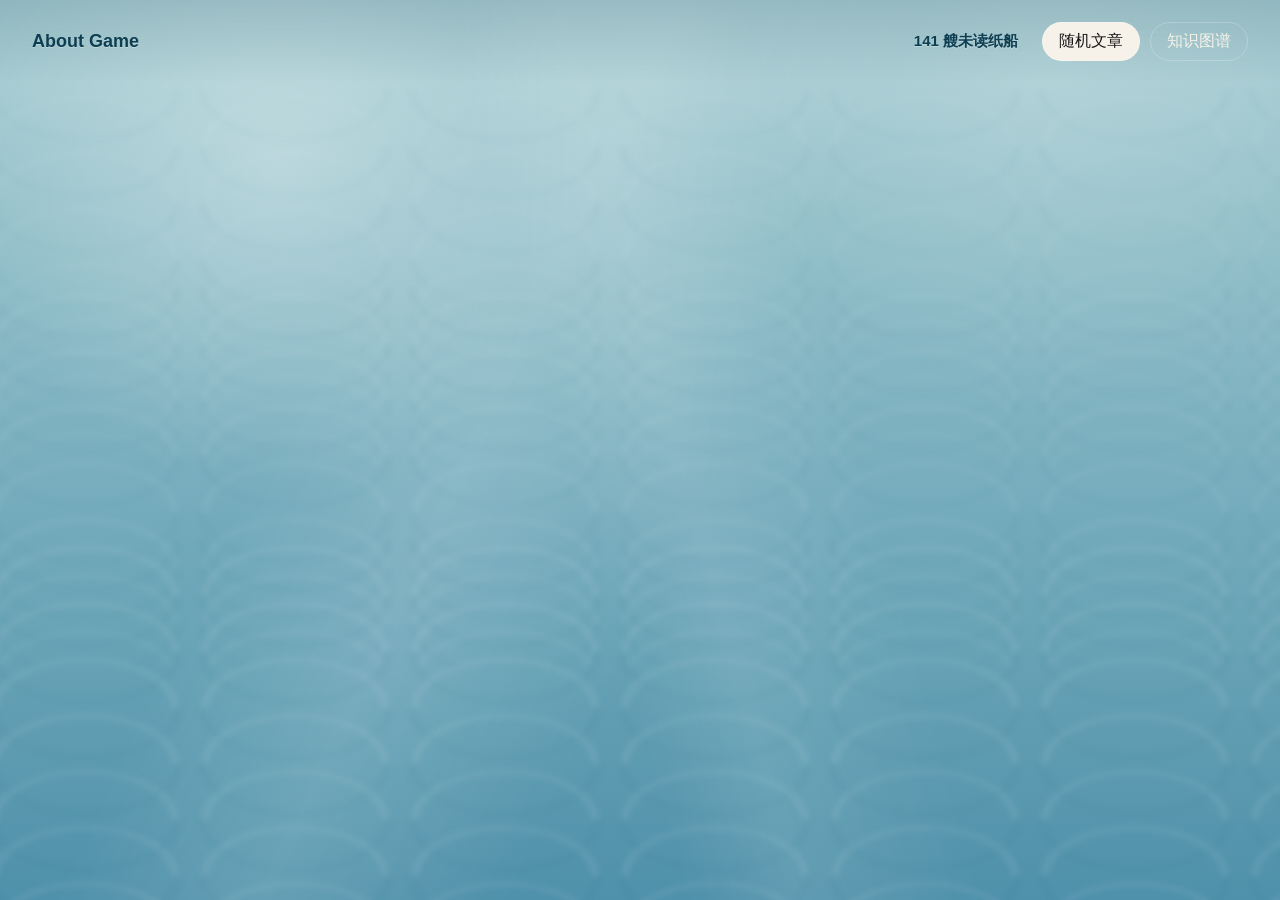
<file: index.html>
<!doctype html>
<html lang="zh-CN">
  <head>
    <meta charset="UTF-8" />
    <meta name="viewport" content="width=device-width, initial-scale=1.0" />
    <title>About Game</title>
    <link rel="stylesheet" href="styles.css?v=6" />
  </head>
  <body class="reader-page">
    <header class="topbar water-topbar">
      <a class="brand" href="index.html">About Game</a>
      <p class="water-count" id="waterCount">纸船正在靠岸</p>
      <nav class="nav water-nav">
        <a class="active" href="index.html">随机文章</a>
        <a href="graph.html">知识图谱</a>
      </nav>
    </header>

    <main class="water-scene" id="waterScene" aria-label="文章纸船水面">
      <div class="water-glow" aria-hidden="true"></div>
      <div class="wave-layer wave-layer-back" aria-hidden="true"></div>
      <div class="wave-layer wave-layer-mid" aria-hidden="true"></div>
      <div class="wave-layer wave-layer-front" aria-hidden="true"></div>
      <div class="boat-field" id="boatField"></div>

      <section class="note-overlay" id="noteOverlay" hidden>
        <article class="article-note" id="articleNote" role="dialog" aria-modal="false" aria-labelledby="noteTitle">
          <p class="note-rating" id="noteRating">个人感受 --/10</p>
          <h1 id="noteTitle">文章标题</h1>
          <p class="note-category" id="noteCategory">分类</p>
          <div class="note-tags" id="noteTags"></div>
          <a class="note-link" id="noteLink" href="#" target="_blank" rel="noreferrer">打开文章</a>
        </article>
      </section>
    </main>

    <script src="data.js?v=3"></script>
    <script src="app.js?v=7"></script>
  </body>
</html>
</file>
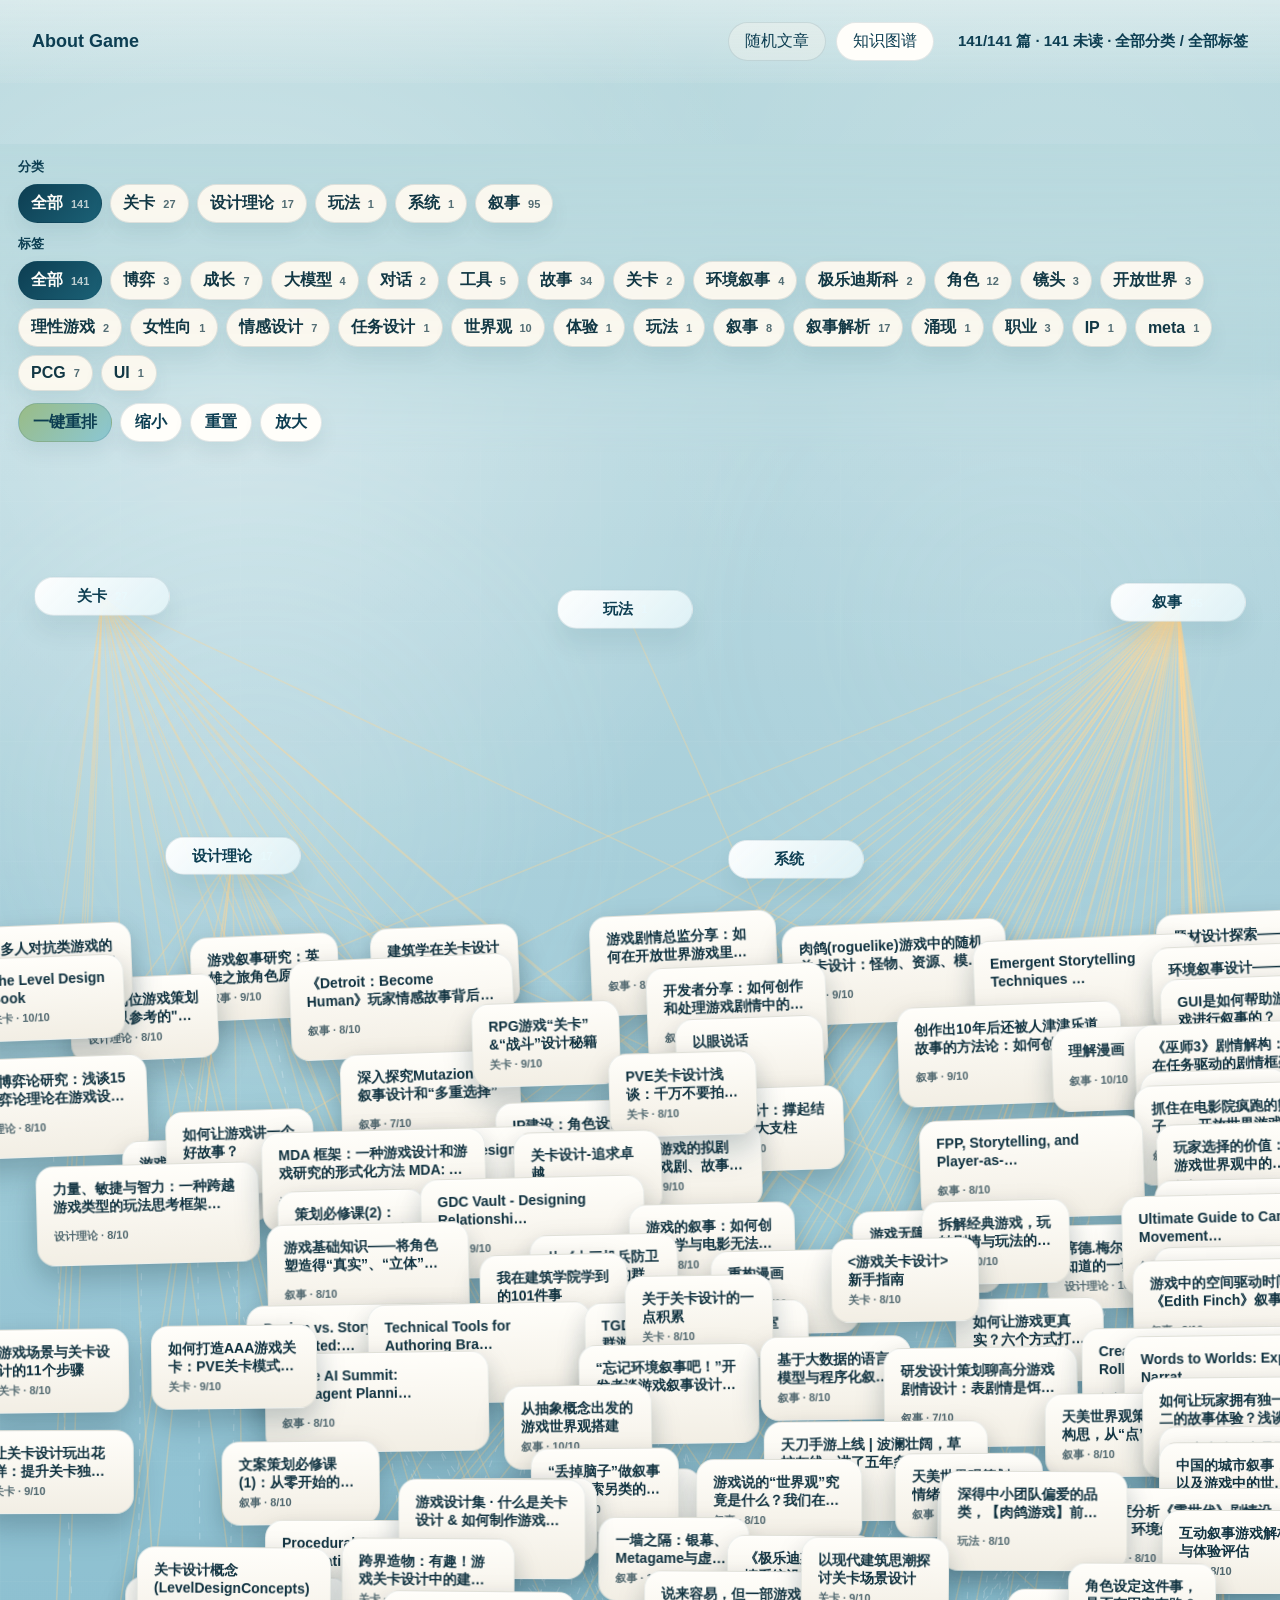
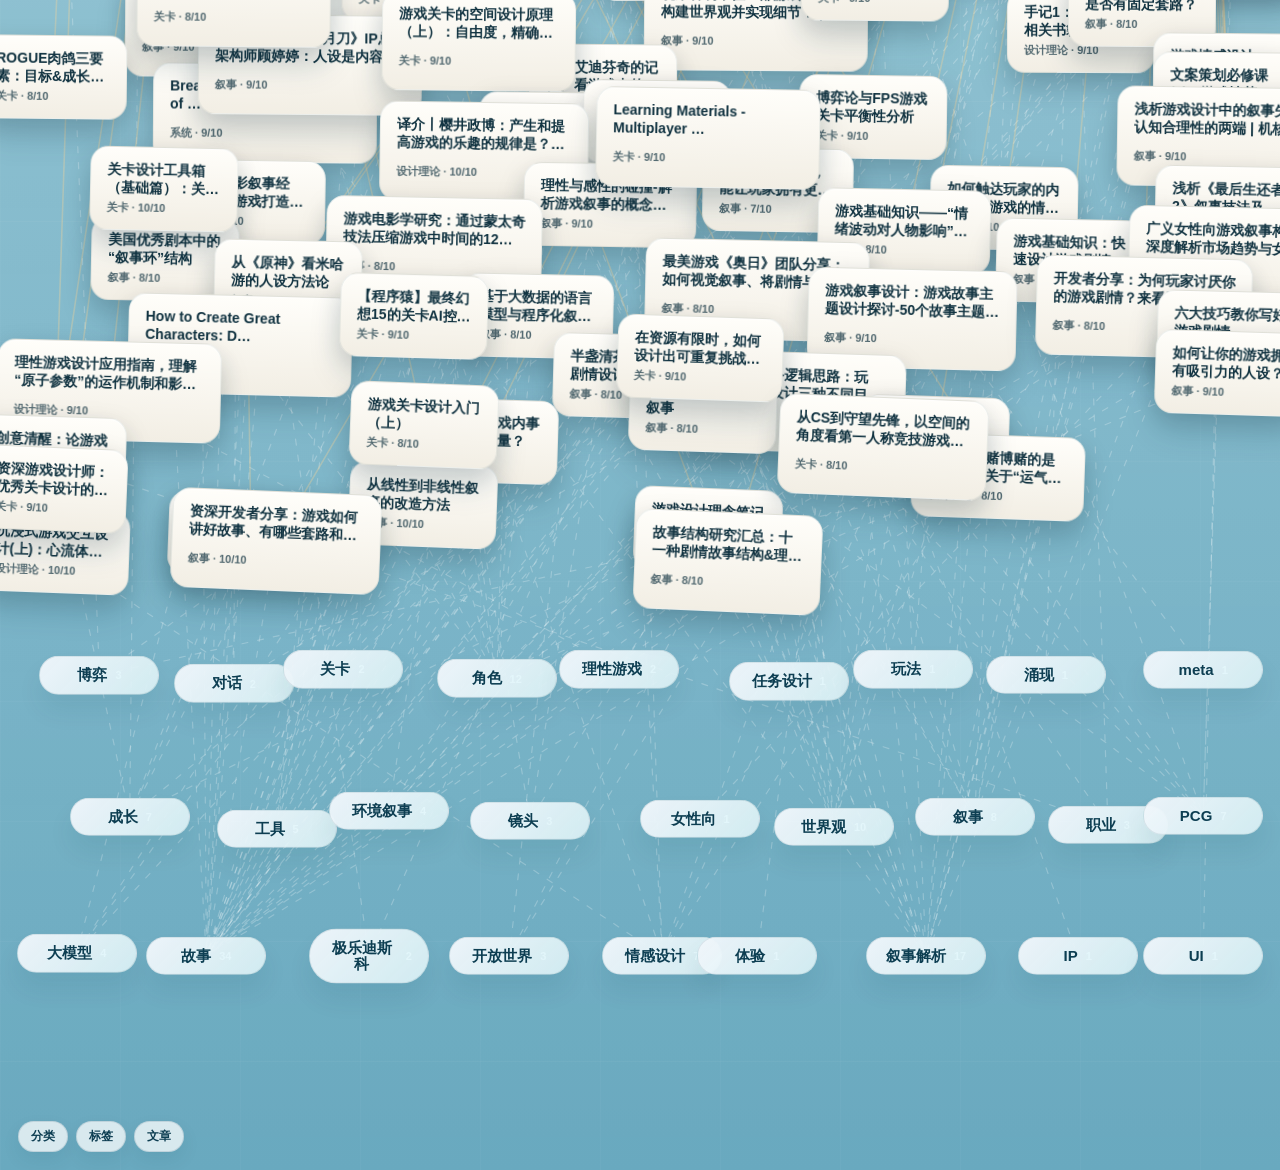
<file: graph.html>
<!doctype html>
<html lang="zh-CN">
  <head>
    <meta charset="UTF-8" />
    <meta name="viewport" content="width=device-width, initial-scale=1.0" />
    <title>About Game | 知识图谱</title>
    <link rel="stylesheet" href="styles.css?v=7" />
  </head>
  <body class="graph-page">
    <header class="topbar graph-topbar">
      <a class="brand" href="index.html">About Game</a>
      <nav class="nav water-nav">
        <a href="index.html">随机文章</a>
        <a class="active" href="graph.html">知识图谱</a>
      </nav>
      <p class="graph-stat" id="graphStat">知识图谱</p>
    </header>

    <main class="graph-shell">
      <section class="graph-toolbar" aria-label="图谱筛选与操作">
        <div class="graph-filter-block">
          <p class="graph-filter-title">分类</p>
          <div class="graph-chip-row" id="categoryFilters"></div>
        </div>
        <div class="graph-filter-block">
          <p class="graph-filter-title">标签</p>
          <div class="graph-chip-row" id="tagFilters"></div>
        </div>
        <div class="graph-actions" aria-label="图谱操作">
          <button class="graph-action primary" id="rebuildButton" type="button">一键重排</button>
          <button class="graph-action" id="zoomOutButton" type="button">缩小</button>
          <button class="graph-action" id="zoomResetButton" type="button">重置</button>
          <button class="graph-action" id="zoomInButton" type="button">放大</button>
        </div>
      </section>

      <section class="graph-stage" id="graphStage" aria-label="文章知识图谱">
        <div class="graph-grid" aria-hidden="true"></div>
        <div class="graph-viewport" id="graphViewport">
          <svg class="graph-links" id="graphLinks" aria-hidden="true"></svg>
          <div class="graph-nodes" id="graphNodes"></div>
        </div>
        <div class="graph-legend">
          <span>分类</span>
          <span>标签</span>
          <span>文章</span>
        </div>
      </section>

      <aside class="graph-detail" id="graphDetail" hidden>
        <button class="graph-close" id="graphClose" type="button">关闭</button>
        <p class="graph-detail-rating" id="graphDetailRating">个人感受 --/10</p>
        <h1 id="graphDetailTitle">文章标题</h1>
        <p class="graph-detail-category" id="graphDetailCategory">分类</p>
        <div class="graph-detail-tags" id="graphDetailTags"></div>
        <a class="graph-detail-link" id="graphDetailLink" href="#" target="_blank" rel="noreferrer">打开文章</a>
      </aside>
    </main>

    <script src="data.js?v=3"></script>
    <script src="graph.js?v=2"></script>
  </body>
</html>
</file>
<file: styles.css>
:root {
  --ink: #181717;
  --paper: #f3f1e8;
  --paper-deep: #e4d2ad;
  --line: #d7d1c1;
  --bg: #211b1b;
  --green: #9abc85;
  --violet: #8b85bf;
  --blue: #85b8c7;
  --red: #c76f66;
  --panel: #fffaf0;
}

* {
  box-sizing: border-box;
}

body {
  margin: 0;
  min-height: 100vh;
  color: var(--ink);
  font-family: "Microsoft YaHei", "PingFang SC", "Noto Sans SC", Arial, sans-serif;
}

a {
  color: inherit;
}

button,
input,
select {
  font: inherit;
}

button:disabled {
  cursor: wait;
  opacity: 0.64;
}

.topbar {
  align-items: center;
  display: flex;
  gap: 24px;
  justify-content: space-between;
  left: 0;
  padding: 22px 32px;
  position: fixed;
  right: 0;
  top: 0;
  z-index: 10;
}

.brand {
  color: #f6f2e9;
  font-size: 18px;
  font-weight: 800;
  text-decoration: none;
}

.nav {
  display: flex;
  gap: 10px;
}

.nav a {
  border: 1px solid rgba(255, 255, 255, 0.22);
  border-radius: 999px;
  color: #f6f2e9;
  padding: 8px 16px;
  text-decoration: none;
}

.nav a.active,
.nav a:hover {
  background: #f6f2e9;
  color: var(--ink);
}

.reader-page {
  background:
    radial-gradient(circle at 70% 20%, rgba(154, 188, 133, 0.16), transparent 32%),
    linear-gradient(135deg, #211b1b 0%, #1a1717 100%);
}

.reader-shell {
  align-items: center;
  display: grid;
  gap: 44px;
  grid-template-columns: minmax(580px, 780px) minmax(300px, 430px);
  min-height: 100vh;
  padding: 108px 5vw 48px;
}

.book-stage {
  perspective: 1600px;
}

.book {
  display: grid;
  filter: drop-shadow(0 22px 34px rgba(0, 0, 0, 0.4));
  grid-template-columns: 54px minmax(260px, 1fr) minmax(240px, 0.82fr);
  min-height: 520px;
  position: relative;
  transform-style: preserve-3d;
}

.book-spine {
  background:
    linear-gradient(90deg, rgba(0, 0, 0, 0.25), rgba(255, 255, 255, 0.72), rgba(0, 0, 0, 0.08)),
    var(--paper);
  border-right: 10px solid #1f1b1a;
}

.page {
  background: var(--paper);
  border: 1px solid rgba(0, 0, 0, 0.08);
  min-width: 0;
  padding: 48px 42px;
}

.page-left {
  transform-origin: right center;
}

.page-right {
  background:
    linear-gradient(90deg, rgba(0, 0, 0, 0.08), transparent 16px),
    repeating-linear-gradient(0deg, transparent 0, transparent 35px, rgba(215, 209, 193, 0.22) 36px),
    #efe4c9;
  border-left: 0;
}

.book.turning .page-left {
  animation: flipPage 720ms cubic-bezier(0.2, 0.8, 0.2, 1);
}

@keyframes flipPage {
  0% {
    transform: rotateY(0deg);
  }
  45% {
    filter: brightness(0.86);
    transform: rotateY(-76deg);
  }
  100% {
    transform: rotateY(0deg);
  }
}

.page-kicker {
  font-size: 28px;
  font-weight: 900;
  margin: 0;
}

.rating {
  font-size: 24px;
  font-weight: 900;
  margin: 0 0 10px;
}

.page h1 {
  font-size: clamp(28px, 2.7vw, 38px);
  letter-spacing: 0;
  line-height: 1.08;
  margin: 10px 0 24px;
  overflow-wrap: anywhere;
}

.page h1 a {
  cursor: pointer;
  position: relative;
  text-decoration: none;
  z-index: 2;
}

.page h1 a:hover {
  text-decoration: underline;
  text-decoration-thickness: 4px;
}

.category {
  font-size: 28px;
  font-weight: 900;
  margin: 0 0 14px;
}

.pill-row,
.chip-list {
  display: flex;
  flex-wrap: wrap;
  gap: 10px;
}

.pill {
  background: #d9d9d9;
  border-radius: 999px;
  font-weight: 800;
  min-width: 98px;
  padding: 5px 18px;
  text-align: center;
}

.filter-text {
  font-size: 40px;
  font-weight: 900;
  line-height: 1.15;
  margin: 18px 0;
}

.hint {
  border-top: 1px solid rgba(0, 0, 0, 0.12);
  font-size: 20px;
  line-height: 1.65;
  margin-top: 34px;
  padding-top: 24px;
}

.random-panel {
  color: #f8f2ea;
  display: grid;
  gap: 20px;
}

.action-button,
.submit-button,
.ghost-button,
.danger-button {
  border: 0;
  cursor: pointer;
  font-weight: 850;
}

.action-button {
  border-radius: 6px;
  color: white;
  font-size: 26px;
  min-height: 58px;
  padding: 12px 28px;
  text-align: left;
  transform: rotate(-4deg);
  transition:
    transform 160ms ease,
    filter 160ms ease;
}

.action-button:hover {
  filter: brightness(1.08);
  transform: rotate(-2deg) translateX(8px);
}

.primary {
  background: var(--green);
}

.category-button {
  background: var(--blue);
}

.tag-button {
  background: var(--violet);
}

.selector-line {
  display: grid;
  gap: 12px;
  grid-template-columns: minmax(0, 1fr) 180px;
  transform: rotate(-4deg);
  transition: transform 160ms ease;
}

.selector-line:hover {
  transform: rotate(-2deg) translateX(8px);
}

.selector-line select {
  background: #f7f1e9;
  border: 0;
  border-radius: 6px;
  min-width: 0;
  padding: 0 14px;
}

.selector-line .action-button,
.selector-line .action-button:hover {
  transform: none;
}

.empty-note {
  color: #ffd9d4;
  font-weight: 700;
}

.manage-page {
  background: #f1ede3;
}

.manage-page .topbar {
  background: #211b1b;
  position: sticky;
}

.manage-shell {
  display: grid;
  gap: 26px;
  grid-template-columns: minmax(320px, 420px) minmax(0, 1fr);
  padding: 32px;
}

.editor-panel,
.library-panel {
  background: var(--panel);
  border: 1px solid var(--line);
  border-radius: 8px;
  padding: 24px;
}

.editor-panel {
  align-self: start;
  position: sticky;
  top: 96px;
}

.panel-heading {
  align-items: center;
  display: flex;
  gap: 18px;
  justify-content: space-between;
  margin-bottom: 20px;
}

.panel-heading h1 {
  font-size: 28px;
  margin: 0;
}

.panel-heading p {
  color: #766c60;
  font-weight: 700;
  margin: 6px 0 0;
}

form {
  display: grid;
  gap: 16px;
}

label {
  display: grid;
  gap: 8px;
  font-weight: 850;
}

input,
select {
  border: 1px solid #cfc7b7;
  border-radius: 6px;
  min-height: 44px;
  padding: 10px 12px;
}

fieldset {
  border: 0;
  margin: 0;
  padding: 0;
}

legend {
  font-weight: 850;
  margin-bottom: 8px;
}

.input-row {
  display: grid;
  gap: 8px;
  grid-template-columns: minmax(0, 1fr) 96px;
}

.fetch-title-button {
  min-height: 44px;
}

.field-note {
  color: #7a7165;
  font-size: 13px;
  font-weight: 700;
}

.field-note.success {
  color: #477a3b;
}

.field-note.error {
  color: #9a3b32;
}

.field-note.loading {
  color: #5b6997;
}

.form-grid {
  display: grid;
  gap: 12px;
  grid-template-columns: 1fr 110px;
}

.choice-field {
  display: grid;
  gap: 10px;
}

.choice-grid {
  display: flex;
  flex-wrap: wrap;
  gap: 8px;
}

.choice-chip {
  display: inline-flex;
  font-weight: 850;
}

.choice-chip input {
  height: 1px;
  min-height: 0;
  opacity: 0;
  padding: 0;
  position: absolute;
  width: 1px;
}

.choice-chip span {
  background: #e6dfd4;
  border: 1px solid transparent;
  border-radius: 999px;
  cursor: pointer;
  padding: 7px 12px;
  transition:
    background 140ms ease,
    border-color 140ms ease,
    color 140ms ease;
}

.choice-chip input:checked + span {
  background: var(--ink);
  border-color: var(--ink);
  color: #fffaf0;
}

.choice-chip input:focus-visible + span {
  outline: 3px solid rgba(133, 184, 199, 0.7);
  outline-offset: 2px;
}

.choice-field > input {
  margin-top: 2px;
}

.rating-field {
  gap: 10px;
}

.rating-field strong {
  color: #477a3b;
  font-size: 22px;
}

input[type="range"] {
  appearance: none;
  background: linear-gradient(90deg, var(--green) 0 var(--range-value, 78%), #ddd5c8 var(--range-value, 78%) 100%);
  border: 0;
  border-radius: 999px;
  height: 12px;
  min-height: 12px;
  padding: 0;
}

input[type="range"]::-webkit-slider-thumb {
  appearance: none;
  background: var(--ink);
  border: 3px solid #fffaf0;
  border-radius: 50%;
  box-shadow: 0 2px 6px rgba(0, 0, 0, 0.28);
  height: 28px;
  width: 28px;
}

input[type="range"]::-moz-range-thumb {
  background: var(--ink);
  border: 3px solid #fffaf0;
  border-radius: 50%;
  box-shadow: 0 2px 6px rgba(0, 0, 0, 0.28);
  height: 22px;
  width: 22px;
}

.submit-button {
  background: var(--ink);
  border-radius: 6px;
  color: white;
  min-height: 48px;
}

.ghost-button,
.danger-button {
  border-radius: 6px;
  min-height: 36px;
  padding: 8px 12px;
}

.ghost-button {
  background: #ebe5da;
}

.danger-button {
  background: #ffe2de;
  color: #8e2f26;
}

.search-input {
  max-width: 320px;
  width: 42%;
}

.library-tools {
  align-items: center;
  display: flex;
  flex-wrap: wrap;
  gap: 10px;
  justify-content: flex-end;
  min-width: min(100%, 520px);
}

.library-tools .search-input {
  flex: 1 1 220px;
  width: auto;
}

.import-export-status {
  color: #766c60;
  flex-basis: 100%;
  font-size: 13px;
  font-weight: 800;
  margin: 0;
  min-height: 18px;
  text-align: right;
}

.import-export-status.success {
  color: #477a3b;
}

.import-export-status.error {
  color: #9a3b32;
}

.taxonomy-row {
  border-bottom: 1px solid var(--line);
  border-top: 1px solid var(--line);
  display: grid;
  gap: 18px;
  grid-template-columns: 1fr 1fr;
  margin-bottom: 18px;
  padding: 18px 0;
}

.mini-chip {
  background: #e4ddd0;
  border-radius: 999px;
  color: #3d3832;
  display: inline-flex;
  font-size: 13px;
  font-weight: 800;
  padding: 5px 10px;
}

.mini-chip.muted {
  color: #8d8377;
}

.article-list {
  display: grid;
  gap: 12px;
}

.article-card {
  align-items: center;
  background: #fffdf8;
  border: 1px solid #ded6c7;
  border-radius: 8px;
  display: grid;
  gap: 18px;
  grid-template-columns: minmax(0, 1fr) auto;
  padding: 18px;
}

.article-title {
  font-size: 18px;
  font-weight: 900;
  overflow-wrap: anywhere;
  text-decoration: none;
}

.article-title:hover {
  text-decoration: underline;
}

.article-meta {
  color: #776d61;
  font-weight: 800;
  margin: 8px 0;
}

.article-actions {
  align-items: center;
  display: flex;
  gap: 10px;
}

.score {
  background: var(--green);
  border-radius: 6px;
  color: white;
  font-weight: 900;
  min-width: 64px;
  padding: 8px 10px;
  text-align: center;
}

.list-empty {
  color: #766c60;
  font-weight: 800;
  margin: 16px 0;
}

@media (max-width: 980px) {
  .topbar {
    padding: 16px;
    position: static;
  }

  .reader-shell,
  .manage-shell {
    grid-template-columns: 1fr;
    padding: 24px 16px;
  }

  .reader-shell {
    min-height: auto;
  }

  .book {
    grid-template-columns: 34px minmax(0, 1fr);
    min-height: 500px;
  }

  .page-right {
    display: none;
  }

  .page {
    padding: 38px 28px;
  }

  .selector-line {
    grid-template-columns: 1fr;
    transform: none;
  }

  .selector-line:hover {
    transform: none;
  }

  .action-button {
    font-size: 22px;
    transform: none;
  }

  .editor-panel {
    position: static;
  }

  .taxonomy-row,
  .article-card {
    grid-template-columns: 1fr;
  }

  .article-actions,
  .panel-heading {
    align-items: stretch;
    flex-wrap: wrap;
  }

  .search-input {
    max-width: none;
    width: 100%;
  }

  .library-tools {
    justify-content: stretch;
    width: 100%;
  }

  .library-tools .ghost-button {
    flex: 1 1 130px;
  }

  .import-export-status {
    text-align: left;
  }
}

@media (max-width: 560px) {
  .nav {
    width: 100%;
  }

  .topbar {
    align-items: flex-start;
    flex-direction: column;
  }

  .nav a {
    flex: 1;
    text-align: center;
  }

  .page h1 {
    font-size: 32px;
  }

  .category {
    font-size: 26px;
  }

  .form-grid {
    grid-template-columns: 1fr;
  }

  .input-row {
    grid-template-columns: 1fr;
  }
}

.reader-page {
  background: #9fc7ce;
  min-height: 100vh;
  overflow: hidden;
}

.water-topbar {
  background: linear-gradient(180deg, rgba(62, 110, 128, 0.26), rgba(62, 110, 128, 0));
  color: #0D3E52;
  pointer-events: none;
}

.water-topbar .brand,
.water-count {
  color: #0D3E52;
  text-shadow: 0 1px 0 rgba(255, 255, 255, 0.28);
}

.water-topbar .brand {
  pointer-events: auto;
}

.water-count {
  font-size: 15px;
  font-weight: 850;
  margin: 0;
}

.water-scene {
  background:
    radial-gradient(circle at 22% 18%, rgba(255, 255, 255, 0.32), transparent 26%),
    radial-gradient(circle at 82% 8%, rgba(255, 255, 255, 0.16), transparent 24%),
    linear-gradient(180deg, #acd0d4 0%, #77adbd 54%, #4f91aa 100%);
  min-height: 100vh;
  overflow: hidden;
  position: relative;
}

.water-glow {
  animation: waterDrift 18s ease-in-out infinite alternate;
  background:
    linear-gradient(115deg, transparent 0 32%, rgba(255, 255, 255, 0.16) 42%, transparent 54%),
    linear-gradient(75deg, transparent 0 46%, rgba(255, 255, 255, 0.12) 52%, transparent 62%);
  inset: -12%;
  opacity: 0.82;
  position: absolute;
}

.wave-layer {
  animation: waveMove 24s linear infinite;
  background-image:
    radial-gradient(ellipse at 50% 100%, transparent 0 58%, rgba(255, 255, 255, 0.24) 60%, transparent 64%),
    radial-gradient(ellipse at 50% 0%, transparent 0 60%, rgba(36, 105, 130, 0.2) 62%, transparent 66%);
  background-size: 210px 56px;
  height: 42vh;
  left: -18%;
  opacity: 0.78;
  position: absolute;
  right: -18%;
  filter: blur(3px);
  
}

.wave-layer-back {
  animation-duration: 34s;
  bottom: 48vh;
  opacity: 0.28;
}

.wave-layer-mid {
  animation-direction: reverse;
  animation-duration: 26s;
  bottom: 26vh;
  opacity: 0.42;
}

.wave-layer-front {
  animation-duration: 18s;
  bottom: -2vh;
  opacity: 0.58;
}

.boat-field {
  inset: 8vh 0 6vh;
  pointer-events: none;
  position: absolute;
}

.paper-boat-button {
  animation:
    sailAcross var(--sail-duration) linear var(--sail-delay) infinite,
    boatBob 4.4s ease-in-out var(--sail-delay) infinite;
  background: transparent;
  border: 0;
  cursor: pointer;
  height: 118px;
  left: -210px;
  padding: 0;
  pointer-events: auto;
  position: absolute;
  top: var(--boat-top);
  transform: translate3d(-210px, 0, 0) scale(var(--boat-scale));
  transform-origin: center;
  width: 199px;
}

.paper-boat-button:hover .paper-boat,
.paper-boat-button:focus-visible .paper-boat {
  filter: drop-shadow(0 16px 16px rgba(12, 59, 82, 0.32)) brightness(1.05);
  transform: translateY(-5px) rotate(-1deg);
}

.paper-boat-button:focus-visible {
  outline: none;
}

.paper-boat-button.is-viewed {
  opacity: 0.6;

}

.paper-boat {
  display: block;
  height: 117px;
  position: relative;
  transition:
    filter 160ms ease,
    transform 160ms ease;
  width: 184px;
}

.boat-shadow {
  background: rgba(24, 72, 88, 0.22);
  border-radius: 50%;
  bottom: 2px;
  filter: blur(1px);
  height: 20px;
  left: 22px;
  position: absolute;
  transform: skewX(-24deg);
  width: 90px;
}

.boat-wing-left,
.boat-main-sail,
.boat-bow,
.boat-center-fold,
.boat-hull {
  position: absolute;
}

.boat-wing-left {
  background: linear-gradient(148deg, #f1eee7 0%, #d1cbc0 100%);
  clip-path: polygon(0% 100%, 100% 100%, 66% 0%);
  height: 60px;
  left: 30px;
  top: 0px;
  width: 48px;
  z-index: 2;
}

.boat-main-sail {
  background: linear-gradient(148deg, #eeeee7 0%, #efefeb 100%);
  clip-path: polygon(0% 0%, 26% 100%, 100% 88%);
  height: 60px;
  left: 60px;
  top: 0px;
  width: 68px;
  z-index: 4;
}

.boat-bow {
  background: linear-gradient(150deg, #ffffff 0%, #efefec 78%);
  clip-path: polygon(0% 26%, 56% 100%, 100% 0%);
  height: 63px;
  left: 78px;
  top: 40px;
  width: 90px;
  z-index: 5;
}

.boat-center-fold {
  background: linear-gradient(50deg, #E7E0D7 0%, #e9e3d8 60%, #f5f3ee 100%);
  clip-path: polygon(0% 100%, 50% 0%, 100% 88%);
  height: 60px;
  left: 30px;
  top: 50px;
  width: 98px;
  z-index: 3;
}

.boat-hull {
  background: linear-gradient(168deg, #fffefa 0%, #e7e1d7 64%, #d7d1c6 100%);
  clip-path: polygon(0% 0%, 48% 100%, 92% 8%);
  height: 58px;
  left: -25px;
  top: 52px;
  width: 114px;
  z-index: 6;
}

.note-overlay {
  align-items: center;
  display: flex;
  inset: 0;
  justify-content: center;
  padding: 24px;
  pointer-events: none;
  position: fixed;
  z-index: 20;
}

.note-overlay[hidden] {
  display: none;
}

.article-note {
  animation: noteIn 220ms ease-out;
  background:
    radial-gradient(circle at 12% 4%, rgba(0, 0, 0, 0.06), transparent 11%),
    radial-gradient(circle at 92% 94%, rgba(0, 0, 0, 0.05), transparent 13%),
    linear-gradient(180deg, #fffefa, #f2eee2);
  box-shadow:
    0 28px 60px rgba(27, 75, 92, 0.28),
    inset 0 0 24px rgba(105, 92, 70, 0.08);
  clip-path: polygon(
    1% 9%,
    8% 5%,
    18% 6%,
    27% 2%,
    37% 5%,
    48% 3%,
    61% 6%,
    74% 3%,
    87% 6%,
    98% 4%,
    96% 18%,
    99% 31%,
    96% 45%,
    98% 60%,
    95% 75%,
    97% 92%,
    84% 95%,
    70% 93%,
    57% 98%,
    43% 94%,
    30% 97%,
    17% 94%,
    4% 97%,
    6% 82%,
    2% 67%,
    5% 51%,
    2% 35%,
    4% 21%
  );
  max-width: min(720px, 92vw);
  min-height: 320px;
  padding-top: clamp(42px, 6vw, 72px);
  padding-bottom: clamp(42px, 6vw, 72px);

  padding-left: clamp(50px, 8vw, 90px);
  padding-right: clamp(40px, 5vw, 70px);
  pointer-events: auto;
  width: min(720px, 92vw);
}

.note-rating {
  font-size: clamp(16px, 2vw, 28px);
  font-weight: 850;
  margin: 0 20 14px;
}

.article-note h1 {
  font-size: clamp(36px, 5vw, 52px);
  letter-spacing: 0;
  line-height: 1.05;
  margin: 0 20 20px;
  overflow-wrap: anywhere;
}

.note-category {
  font-size: clamp(24px, 3vw, 36px);
  font-weight: 900;
  margin: 0 20 18px;
}

.note-tags {
  display: flex;
  flex-wrap: wrap;
  gap: 10px;
  margin-bottom: 28px;
}

.note-tag {
  background: #d9d9d9;
  border-radius: 999px;
  font-weight: 850;
  padding: 6px 18px;
}

.note-link {
  background: #0D3E52;
  border-radius: 999px;
  color: #fffefa;
  display: inline-flex;
  font-weight: 900;
  padding: 12px 22px;
  text-decoration: none;
}

.note-link:hover {
  background: #1d5870;
}

@keyframes sailAcross {
  0% {
    left: -180px;
  }
  100% {
    left: calc(100vw + 180px);
  }
}

@keyframes boatBob {
  0%,
  100% {
    margin-top: 0;
  }
  50% {
    margin-top: -18px;
  }
}

@keyframes waveMove {
  from {
    transform: translateX(0);
  }
  to {
    transform: translateX(210px);
  }
}

@keyframes waterDrift {
  from {
    transform: translateX(-3%) translateY(-1%);
  }
  to {
    transform: translateX(3%) translateY(1%);
  }
}

@keyframes noteIn {
  from {
    opacity: 0;
    transform: translateY(18px) rotate(-1deg) scale(0.98);
  }
  to {
    opacity: 1;
    transform: translateY(0) rotate(0deg) scale(1);
  }
}

@media (max-width: 760px) {
  .water-topbar {
    align-items: flex-start;
    gap: 4px;
    padding: 18px;
    position: fixed;
  }

  .water-count {
    font-size: 13px;
  }

  .boat-field {
    inset: 12vh 0 8vh;
  }

  .paper-boat-button {
    height: 82px;
    width: 112px;
  }

  .paper-boat {
    transform: scale(0.86);
    transform-origin: left top;
  }

  .article-note {
    min-height: 280px;
    padding: 42px 30px;
  }
}

.water-topbar .water-count {
  margin-left: auto;
}

.water-nav {
  pointer-events: auto;
}

.graph-page {
  background:
    radial-gradient(circle at 20% 14%, rgba(90, 226, 255, 0.12), transparent 28%),
    radial-gradient(circle at 82% 10%, rgba(243, 196, 109, 0.1), transparent 22%),
    linear-gradient(180deg, #10232d 0%, #132f3b 55%, #0f2028 100%);
  color: #effcff;
  min-height: 100vh;
  overflow-x: hidden;
  overflow-y: auto;
}

.graph-topbar {
  background: linear-gradient(180deg, rgba(8, 24, 33, 0.86), rgba(8, 24, 33, 0.18));
  color: #effcff;
}

.graph-topbar .brand,
.graph-stat {
  color: #effcff;
}

.graph-topbar .nav {
  margin-left: auto;
}

.graph-stat {
  font-size: 15px;
  font-weight: 850;
  margin: 0;
}

.graph-shell {
  position: relative;
  min-height: 100vh;
  overflow: hidden;
  padding-top: 72px;
}

.graph-stage {
  height: calc(100vh - 72px);
  position: relative;
}

.graph-grid {
  background:
    linear-gradient(rgba(255, 255, 255, 0.04) 1px, transparent 1px),
    linear-gradient(90deg, rgba(255, 255, 255, 0.04) 1px, transparent 1px);
  background-size: 120px 120px;
  inset: 0;
  opacity: 0.28;
  position: absolute;
}

.graph-links {
  inset: 0;
  height: 100%;
  position: absolute;
  width: 100%;
}

.graph-link {
  fill: none;
  stroke-linecap: round;
}

.graph-link--category {
  stroke: rgba(255, 213, 138, 0.34);
  stroke-width: 1.8;
}

.graph-link--tag {
  stroke: rgba(159, 238, 255, 0.22);
  stroke-dasharray: 6 10;
  stroke-width: 1.2;
}

.graph-nodes {
  inset: 0;
  position: absolute;
}

.graph-node {
  border: 0;
  color: #f7fbff;
  cursor: pointer;
  pointer-events: auto;
  position: absolute;
  transform: translate(-50%, -50%);
  transition:
    transform 160ms ease,
    filter 160ms ease,
    opacity 160ms ease;
}

.graph-node:hover {
  transform: translate(-50%, -50%) scale(1.04);
}

.graph-node--category,
.graph-node--tag {
  align-items: center;
  background: rgba(16, 47, 60, 0.88);
  border: 1px solid rgba(192, 241, 255, 0.14);
  border-radius: 999px;
  box-shadow: 0 10px 22px rgba(0, 0, 0, 0.2);
  display: inline-flex;
  gap: 10px;
  justify-content: center;
  padding: 10px 18px;
}

.graph-node--category {
  background: linear-gradient(135deg, rgba(27, 90, 110, 0.96), rgba(13, 47, 61, 0.96));
}

.graph-node--tag {
  background: linear-gradient(135deg, rgba(31, 78, 93, 0.9), rgba(18, 61, 77, 0.9));
  color: #d6f6ff;
}

.graph-node--category span,
.graph-node--tag span {
  display: block;
  font-size: 15px;
  font-weight: 850;
  line-height: 1.1;
}

.graph-node--category small,
.graph-node--tag small {
  color: rgba(233, 251, 255, 0.78);
  display: block;
  font-size: 11px;
  font-weight: 700;
}

.graph-node--article {
  align-items: flex-start;
  background: linear-gradient(180deg, rgba(243, 248, 252, 0.98), rgba(222, 233, 239, 0.94));
  border: 1px solid rgba(255, 255, 255, 0.42);
  border-radius: 20px;
  box-shadow:
    0 16px 30px rgba(4, 20, 30, 0.22),
    inset 0 1px 0 rgba(255, 255, 255, 0.6);
  color: #103240;
  display: grid;
  gap: 8px;
  padding: 14px 16px;
  text-align: left;
}

.graph-node--article strong {
  -webkit-box-orient: vertical;
  -webkit-line-clamp: 2;
  display: -webkit-box;
  font-size: 14px;
  font-weight: 900;
  line-height: 1.25;
  overflow: hidden;
}

.graph-node-meta {
  color: rgba(16, 50, 64, 0.78);
  font-size: 11px;
  font-weight: 800;
}

.graph-node--article.is-viewed {
  opacity: 0.56;
}

.graph-node--article.is-unviewed {
  filter: drop-shadow(0 8px 12px rgba(0, 0, 0, 0.12));
}

.graph-legend {
  bottom: 18px;
  display: flex;
  gap: 8px;
  left: 18px;
  position: absolute;
}

.graph-legend span {
  background: rgba(7, 28, 38, 0.64);
  border: 1px solid rgba(209, 245, 255, 0.12);
  border-radius: 999px;
  color: #e8fbff;
  font-size: 12px;
  font-weight: 800;
  padding: 6px 12px;
}

.graph-detail {
  backdrop-filter: blur(18px);
  background: rgba(8, 24, 33, 0.84);
  border: 1px solid rgba(198, 242, 255, 0.16);
  border-radius: 24px;
  bottom: 20px;
  box-shadow: 0 24px 42px rgba(0, 0, 0, 0.24);
  color: #f4fbff;
  max-width: min(380px, calc(100vw - 40px));
  padding: 22px;
  position: fixed;
  right: 20px;
  width: 360px;
  z-index: 20;
}

.graph-detail[hidden] {
  display: none;
}

.graph-close {
  background: rgba(255, 255, 255, 0.08);
  border: 0;
  border-radius: 999px;
  color: #f4fbff;
  cursor: pointer;
  float: right;
  font-weight: 850;
  padding: 8px 14px;
}

.graph-detail-rating {
  color: #9de0ff;
  font-size: 15px;
  font-weight: 850;
  margin: 0 0 12px;
}

.graph-detail h1 {
  font-size: 28px;
  line-height: 1.15;
  margin: 0 0 12px;
  overflow-wrap: anywhere;
}

.graph-detail-category {
  color: #73AABB;
  font-size: 18px;
  font-weight: 900;
  margin: 0 0 12px;
}

.graph-detail-tags {
  display: flex;
  flex-wrap: wrap;
  gap: 8px;
  margin-bottom: 18px;
}

.graph-detail-tag {
  background: rgba(255, 255, 255, 0.1);
  border-radius: 999px;
  color: #effcff;
  font-size: 12px;
  font-weight: 850;
  padding: 6px 12px;
}

.graph-detail-link {
  background: linear-gradient(135deg, #77adbd, #acd0d4);
  border-radius: 999px;
  color: #09222d;
  display: inline-flex;
  font-weight: 900;
  padding: 12px 18px;
  text-decoration: none;
}

.graph-detail-link:hover {
  filter: brightness(1.04);
}

@media (max-width: 920px) {
  .water-topbar {
    gap: 10px;
  }

  .water-topbar .water-count {
    margin-left: 0;
  }

  .graph-topbar {
    align-items: flex-start;
    gap: 8px;
  }

  .graph-topbar .nav,
  .water-nav {
    width: 100%;
  }

  .graph-stage {
    height: calc(100vh - 110px);
  }

  .graph-detail {
    bottom: 14px;
    left: 14px;
    right: 14px;
    width: auto;
  }

  .graph-node--article {
    padding: 12px 14px;
  }

  .graph-node--article strong {
    font-size: 13px;
  }
}

/* Graph page refresh */
.graph-page {
  background:
    radial-gradient(circle at 18% 14%, rgba(255, 255, 255, 0.4), transparent 22%),
    radial-gradient(circle at 82% 8%, rgba(255, 255, 255, 0.16), transparent 18%),
    linear-gradient(180deg, #b9d9de 0%, #89becf 52%, #69a9bf 100%);
  color: #0d3e52;
}

.graph-topbar {
  background: linear-gradient(180deg, rgba(250, 252, 250, 0.45), rgba(250, 252, 250, 0.08));
}

.graph-topbar .brand,
.graph-topbar .nav a,
.graph-stat {
  color: #0d3e52;
}

.graph-topbar .nav a {
  background: rgba(255, 250, 240, 0.34);
  border-color: rgba(13, 62, 82, 0.12);
}

.graph-topbar .nav a.active,
.graph-topbar .nav a:hover {
  background: #fffefa;
}

.graph-shell {
  padding-top: 72px;
  position: relative;
}

.graph-toolbar {
  backdrop-filter: blur(12px);
  background: linear-gradient(180deg, rgba(185, 217, 222, 0.94), rgba(185, 217, 222, 0.62), rgba(185, 217, 222, 0));
  display: grid;
  gap: 12px;
  padding: 14px 18px 10px;
  position: sticky;
  top: 72px;
  z-index: 8;
}

.graph-filter-block {
  display: grid;
  gap: 8px;
}

.graph-filter-title {
  color: #0d3e52;
  font-size: 13px;
  font-weight: 900;
  margin: 0;
}

.graph-chip-row {
  display: flex;
  flex-wrap: wrap;
  gap: 8px;
}

.graph-chip,
.graph-action {
  border: 1px solid rgba(13, 62, 82, 0.12);
  border-radius: 999px;
  box-shadow: 0 10px 20px rgba(13, 62, 82, 0.08);
}

.graph-chip {
  align-items: center;
  background: rgba(255, 250, 240, 0.92);
  color: #123845;
  display: inline-flex;
  gap: 8px;
  padding: 8px 12px;
  font-weight: 850;
}

.graph-chip small {
  font-size: 11px;
  opacity: 0.72;
}

.graph-chip.is-active {
  background: linear-gradient(135deg, #0d3e52, #1b6176);
  color: #fffefa;
}

.graph-actions {
  display: flex;
  flex-wrap: wrap;
  gap: 8px;
}

.graph-action {
  background: #fffefa;
  color: #0d3e52;
  font-weight: 900;
  padding: 8px 14px;
}

.graph-action.primary {
  background: linear-gradient(135deg, #9abc85, #8bc7d4);
  color: #0d3e52;
}

.graph-stage {
  background: linear-gradient(180deg, rgba(255, 255, 255, 0.14), rgba(255, 255, 255, 0));
  border-top: 1px solid rgba(255, 255, 255, 0.16);
  cursor: grab;
  min-height: calc(100vh - 160px);
  overflow: hidden;
  position: relative;
}

.graph-stage.is-dragging {
  cursor: grabbing;
}

.graph-grid {
  background:
    radial-gradient(circle at 20% 18%, rgba(255, 255, 255, 0.22), transparent 18%),
    radial-gradient(circle at 80% 10%, rgba(255, 255, 255, 0.16), transparent 16%),
    linear-gradient(180deg, rgba(255, 255, 255, 0.08) 1px, transparent 1px),
    linear-gradient(90deg, rgba(255, 255, 255, 0.06) 1px, transparent 1px);
  background-size: auto, auto, 120px 120px, 120px 120px;
  inset: 0;
  opacity: 0.45;
  position: absolute;
}

.graph-viewport {
  left: 0;
  position: absolute;
  top: 0;
  transform-origin: 0 0;
  will-change: transform;
}

.graph-links,
.graph-nodes {
  height: 100%;
  left: 0;
  position: absolute;
  top: 0;
  width: 100%;
}

.graph-links {
  overflow: visible;
  pointer-events: none;
}

.graph-link {
  fill: none;
  vector-effect: non-scaling-stroke;
}

.graph-link--category {
  stroke: rgba(255, 214, 150, 0.32);
  stroke-width: 1.6;
}

.graph-link--tag {
  stroke: rgba(255, 255, 255, 0.24);
  stroke-dasharray: 6 10;
  stroke-width: 1.2;
}

.graph-node {
  border: 0;
  cursor: pointer;
  position: absolute;
  transform: translate(-50%, -50%);
  transition:
    transform 140ms ease,
    filter 140ms ease,
    opacity 140ms ease;
}

.graph-node:hover {
  filter: brightness(1.04);
}

.graph-node--category,
.graph-node--tag {
  align-items: center;
  background: rgba(255, 250, 240, 0.92);
  border: 1px solid rgba(13, 62, 82, 0.1);
  border-radius: 999px;
  box-shadow: 0 16px 24px rgba(13, 62, 82, 0.08);
  color: #0d3e52;
  display: inline-flex;
  gap: 8px;
  justify-content: center;
  padding: 10px 16px;
}

.graph-node--category {
  background: linear-gradient(135deg, rgba(255, 255, 255, 0.96), rgba(225, 243, 247, 0.92));
}

.graph-node--tag {
  background: linear-gradient(135deg, rgba(241, 246, 251, 0.96), rgba(217, 240, 244, 0.92));
}

.graph-node--category span,
.graph-node--tag span {
  display: block;
  font-size: 15px;
  font-weight: 850;
  line-height: 1.1;
}

.graph-node--category small,
.graph-node--tag small {
  display: block;
  font-size: 11px;
  font-weight: 800;
  opacity: 0.75;
}

.graph-node--article {
  align-items: flex-start;
  background: linear-gradient(180deg, #fffefa 0%, #f2eee4 100%);
  border: 1px solid rgba(13, 62, 82, 0.08);
  border-radius: 18px;
  box-shadow:
    0 18px 32px rgba(13, 62, 82, 0.14),
    inset 0 1px 0 rgba(255, 255, 255, 0.72);
  color: #103240;
  display: grid;
  gap: 6px;
  padding: 14px 16px;
  text-align: left;
  transform: translate(-50%, -50%) rotate(var(--rotation, 0deg));
}

.graph-node--article strong {
  -webkit-box-orient: vertical;
  -webkit-line-clamp: 2;
  display: -webkit-box;
  font-size: 14px;
  font-weight: 900;
  line-height: 1.25;
  overflow: hidden;
}

.graph-node-meta {
  color: rgba(16, 50, 64, 0.72);
  font-size: 11px;
  font-weight: 800;
}

.graph-node--article.is-viewed {
  opacity: 0.58;
}

.graph-node--article.is-unviewed {
  opacity: 1;
}

.graph-legend {
  bottom: 18px;
  display: flex;
  gap: 8px;
  left: 18px;
  pointer-events: none;
  position: absolute;
}

.graph-legend span {
  background: rgba(255, 255, 255, 0.74);
  border: 1px solid rgba(13, 62, 82, 0.12);
  border-radius: 999px;
  box-shadow: 0 8px 18px rgba(13, 62, 82, 0.08);
  color: #0d3e52;
  font-size: 12px;
  font-weight: 850;
  padding: 6px 12px;
}

.graph-detail {
  background: linear-gradient(180deg, #fffefa, #f3efe4);
  border: 1px solid rgba(13, 62, 82, 0.12);
  border-radius: 24px;
  bottom: 20px;
  box-shadow: 0 28px 60px rgba(13, 62, 82, 0.18);
  color: #103240;
  max-width: min(380px, calc(100vw - 40px));
  padding: 22px;
  position: fixed;
  right: 20px;
  width: 380px;
  z-index: 20;
}

.graph-detail[hidden] {
  display: none;
}

.graph-close {
  background: rgba(13, 62, 82, 0.08);
  border: 0;
  border-radius: 999px;
  color: #103240;
  cursor: pointer;
  float: right;
  font-weight: 850;
  padding: 8px 14px;
}

.graph-detail-rating {
  color: #0d3e52;
  font-size: 15px;
  font-weight: 850;
  margin: 0 0 12px;
}

.graph-detail h1 {
  font-size: 28px;
  line-height: 1.12;
  margin: 0 0 12px;
  overflow-wrap: anywhere;
}

.graph-detail-category {
  font-size: 18px;
  font-weight: 900;
  margin: 0 0 12px;
}

.graph-detail-tags {
  display: flex;
  flex-wrap: wrap;
  gap: 8px;
  margin-bottom: 18px;
}

.graph-detail-tag {
  background: rgba(13, 62, 82, 0.08);
  border-radius: 999px;
  color: #103240;
  font-size: 12px;
  font-weight: 850;
  padding: 6px 12px;
}

.graph-detail-link {
  background: linear-gradient(135deg, #77adbd, #acd0d4);
  border-radius: 999px;
  color: #0a2630;
  display: inline-flex;
  font-weight: 900;
  padding: 12px 18px;
  text-decoration: none;
}

.graph-detail-link:hover {
  filter: brightness(1.04);
}

@media (max-width: 920px) {
  .graph-topbar {
    align-items: flex-start;
    gap: 8px;
  }

  .graph-topbar .nav {
    width: 100%;
  }

  .graph-shell {
    padding-top: 0;
  }

  .graph-toolbar {
    position: static;
  }

  .graph-stage {
    min-height: 76vh;
  }

  .graph-detail {
    bottom: 14px;
    left: 14px;
    right: 14px;
    width: auto;
  }
}
</file>
